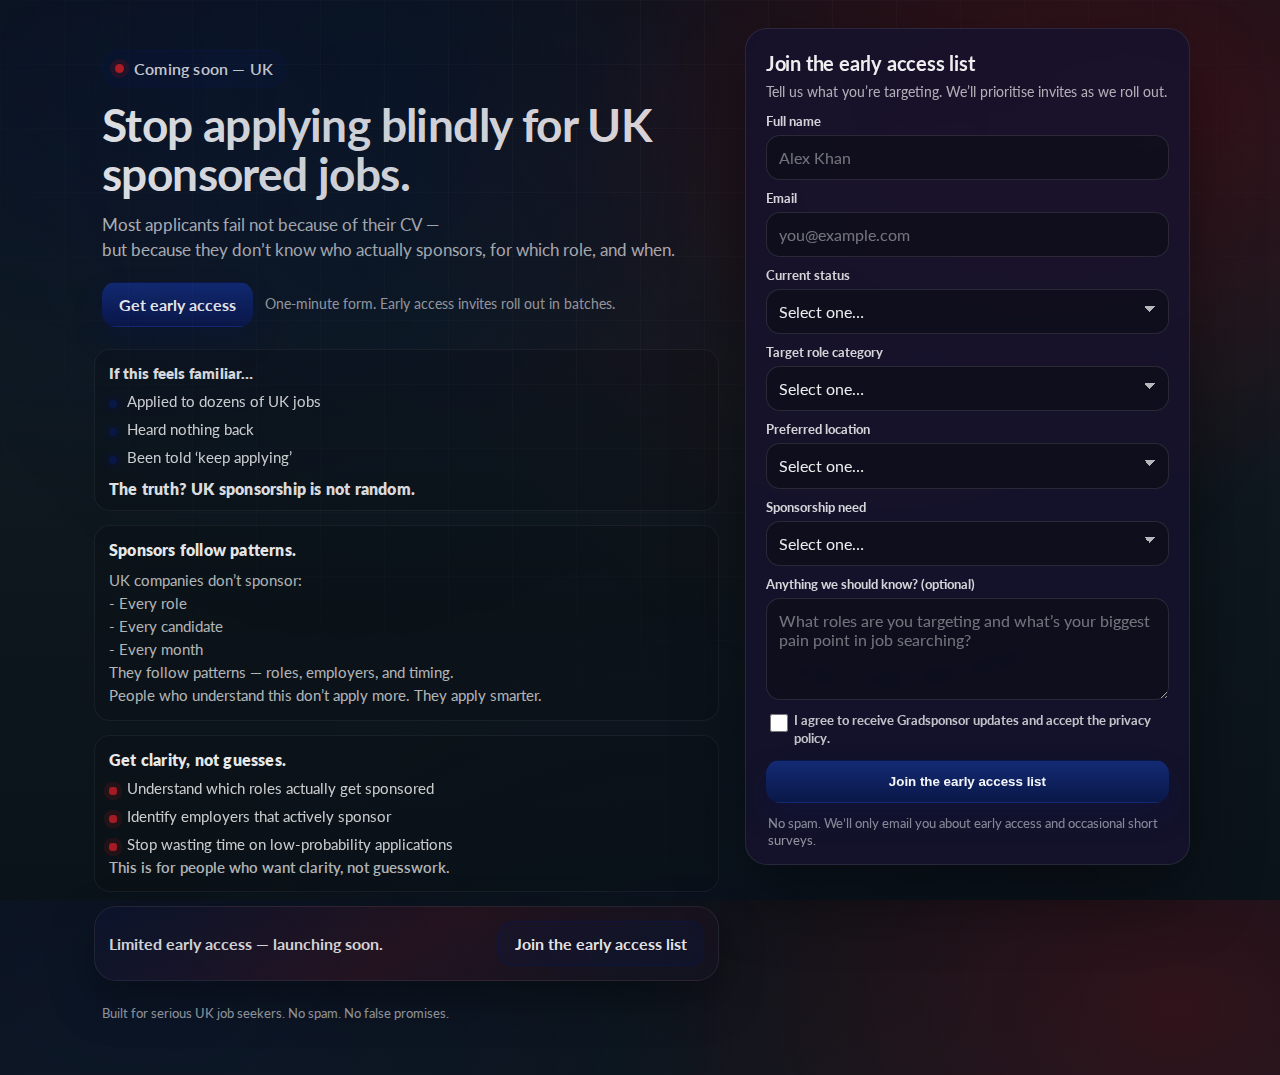
<file: index.html>
<!doctype html>
<html lang="en-GB">
  <head>
    <meta charset="UTF-8" />
    <meta name="viewport" content="width=device-width, initial-scale=1" />

    <title>Gradsponsor Jobs — Visa-Friendly Graduate Jobs, Ranked.</title>
    <meta
      name="description"
      content="Stop applying blindly for UK sponsored jobs. Join early access to Gradsponsor Jobs — a system that helps you identify real sponsors, focus on the right roles, and apply at the right time."
    />

    <meta property="og:title" content="Gradsponsor Jobs — Visa-Friendly Graduate Jobs, Ranked." />
    <meta
      property="og:description"
      content="Stop applying blindly for UK sponsored jobs. Join early access to Gradsponsor Jobs — a system that helps you identify real sponsors, focus on the right roles, and apply at the right time."
    />
    <meta property="og:type" content="website" />
    <meta property="og:url" content="https://gradsponsorjobs.com" />

    <link rel="preconnect" href="https://fonts.googleapis.com" />
    <link rel="preconnect" href="https://fonts.gstatic.com" crossorigin />
    <link href="https://fonts.googleapis.com/css2?family=Lato:wght@300;400;700;900&display=swap" rel="stylesheet" />

    <link rel="stylesheet" href="assets/css/main.css" />
    <script defer src="assets/js/main.js"></script>
  </head>

  <body>
    <a class="skip-link" href="#waitlist">Skip to form</a>

    <div class="bg-pattern" aria-hidden="true"></div>

    <main class="page">
      <div class="container">
        <div class="grid" role="presentation">
          <section class="left" aria-labelledby="headline">
            <header class="hero">
              <p class="tag">
                <span class="tag-dot" aria-hidden="true"></span>
                Coming soon — UK
              </p>
              <h1 id="headline">Stop applying blindly for UK sponsored jobs.</h1>
              <p class="subhead">
                Most applicants fail not because of their CV —
                <br />
                but because they don’t know who actually sponsors, for which role, and when.
              </p>

              <div class="hero-actions">
                <a class="btn btn-primary" href="#waitlist" data-scroll-to="waitlist">Get early access</a>
                <p class="hero-note">One-minute form. Early access invites roll out in batches.</p>
              </div>
            </header>

            <section class="mini" aria-labelledby="problem-title">
              <h2 id="problem-title">If this feels familiar…</h2>
              <ul class="bullets">
                <li>Applied to dozens of UK jobs</li>
                <li>Heard nothing back</li>
                <li>Been told ‘keep applying’</li>
              </ul>
              <p class="truth">The truth? UK sponsorship is not random.</p>
            </section>

            <section class="block" aria-labelledby="reframe-title">
              <h2 id="reframe-title">Sponsors follow patterns.</h2>
              <p>
                UK companies don’t sponsor:
                <br />
                - Every role
                <br />
                - Every candidate
                <br />
                - Every month
                <br />
                They follow patterns — roles, employers, and timing.
                <br />
                People who understand this don’t apply more. They apply smarter.
              </p>
            </section>

            <section class="block" aria-labelledby="get-title">
              <h2 id="get-title">Get clarity, not guesses.</h2>
              <ul class="bullets bullets-wide">
                <li>Understand which roles actually get sponsored</li>
                <li>Identify employers that actively sponsor</li>
                <li>Stop wasting time on low-probability applications</li>
              </ul>
              <p class="closing">This is for people who want clarity, not guesswork.</p>
            </section>

            <section class="cta-strip" aria-label="Early access call to action">
              <div class="cta-strip-inner">
                <p class="cta-strip-text">Limited early access — launching soon.</p>
                <a class="btn btn-secondary" href="#waitlist" data-scroll-to="waitlist"
                  >Join the early access list</a
                >
              </div>
            </section>

            <footer class="trust">
              Built for serious UK job seekers. No spam. No false promises.
            </footer>
          </section>

          <aside class="right" id="waitlist" aria-label="Waitlist form">
            <div class="panel">
              <div class="panel-head">
                <h2 class="panel-title">Join the early access list</h2>
                <p class="panel-subtitle">
                  Tell us what you’re targeting. We’ll prioritise invites as we roll out.
                </p>
              </div>

              <div class="message" id="formMessage" role="status" aria-live="polite" hidden></div>

              <form id="waitlistForm" novalidate>
                <input
                  class="hp"
                  type="text"
                  name="website"
                  tabindex="-1"
                  autocomplete="off"
                  aria-hidden="true"
                />

                <div class="field">
                  <label for="full_name">Full name</label>
                  <input
                    id="full_name"
                    name="full_name"
                    type="text"
                    placeholder="Alex Khan"
                    autocomplete="name"
                    required
                  />
                </div>

                <div class="field">
                  <label for="email">Email</label>
                  <input
                    id="email"
                    name="email"
                    type="email"
                    placeholder="you@example.com"
                    autocomplete="email"
                    required
                  />
                </div>

                <div class="field">
                  <label for="current_status">Current status</label>
                  <select id="current_status" name="current_status" required>
                    <option value="" selected disabled>Select one…</option>
                    <option>International student (currently in the UK)</option>
                    <option>International applicant (outside the UK)</option>
                    <option>Graduate (already in the UK)</option>
                    <option>Career switcher (needs sponsorship)</option>
                    <option>Not sure / depends on the role</option>
                  </select>
                </div>

                <div class="field">
                  <label for="target_role_category">Target role category</label>
                  <select id="target_role_category" name="target_role_category" required>
                    <option value="" selected disabled>Select one…</option>
                    <option>Software / IT</option>
                    <option>Data / Analytics</option>
                    <option>Engineering</option>
                    <option>Finance</option>
                    <option>Business / Ops</option>
                    <option>Healthcare</option>
                    <option>Other</option>
                  </select>
                </div>

                <div class="field">
                  <label for="preferred_location">Preferred location</label>
                  <select id="preferred_location" name="preferred_location" required>
                    <option value="" selected disabled>Select one…</option>
                    <option>London</option>
                    <option>Birmingham</option>
                    <option>Manchester</option>
                    <option>Leeds</option>
                    <option>Glasgow</option>
                    <option>Remote</option>
                    <option>Any UK</option>
                  </select>
                </div>

                <div class="field">
                  <label for="sponsorship_need">Sponsorship need</label>
                  <select id="sponsorship_need" name="sponsorship_need" required>
                    <option value="" selected disabled>Select one…</option>
                    <option>Yes — I need sponsorship</option>
                    <option>No — I already have the right to work</option>
                    <option>Not sure</option>
                  </select>
                </div>

                <div class="field">
                  <label for="notes">Anything we should know? (optional)</label>
                  <textarea
                    id="notes"
                    name="notes"
                    placeholder="What roles are you targeting and what’s your biggest pain point in job searching?"
                    rows="4"
                  ></textarea>
                </div>

                <div class="field consent">
                  <label class="check">
                    <input id="consent" name="consent" type="checkbox" required />
                    <span>I agree to receive Gradsponsor updates and accept the privacy policy.</span>
                  </label>
                </div>

                <button class="btn btn-primary btn-submit" type="submit" id="submitBtn">
                  <span class="btn-text">Join the early access list</span>
                  <span class="spinner" aria-hidden="true"></span>
                </button>

                <p class="footnote">
                  No spam. We’ll only email you about early access and occasional short surveys.
                </p>
              </form>

              <section class="success-box" id="successBox" aria-live="polite" hidden>
                <h3>You’re on the list.</h3>
                <p>
                  Thanks for registering your interest in Gradsponsor Jobs. We’ll email you as soon as
                  early access opens, and may send a short survey to prioritise features.
                </p>
              </section>
            </div>
          </aside>
        </div>
      </div>
    </main>

    <div class="modal" id="celebrationModal" role="dialog" aria-modal="true" aria-hidden="true">
      <div class="modal-backdrop" data-modal-close></div>
      <div class="modal-card" role="document" aria-labelledby="modalTitle">
        <button class="modal-close" type="button" aria-label="Close" data-modal-close>×</button>
        <h2 id="modalTitle">🎉 You’re on the list!</h2>
        <p class="modal-body">
          Early access is limited. We’ll invite people in batches as we roll out. Keep an eye on your
          inbox.
        </p>
        <button class="btn btn-secondary" type="button" id="modalCta">Great — keep me posted</button>
      </div>
    </div>
  </body>
</html>
</file>
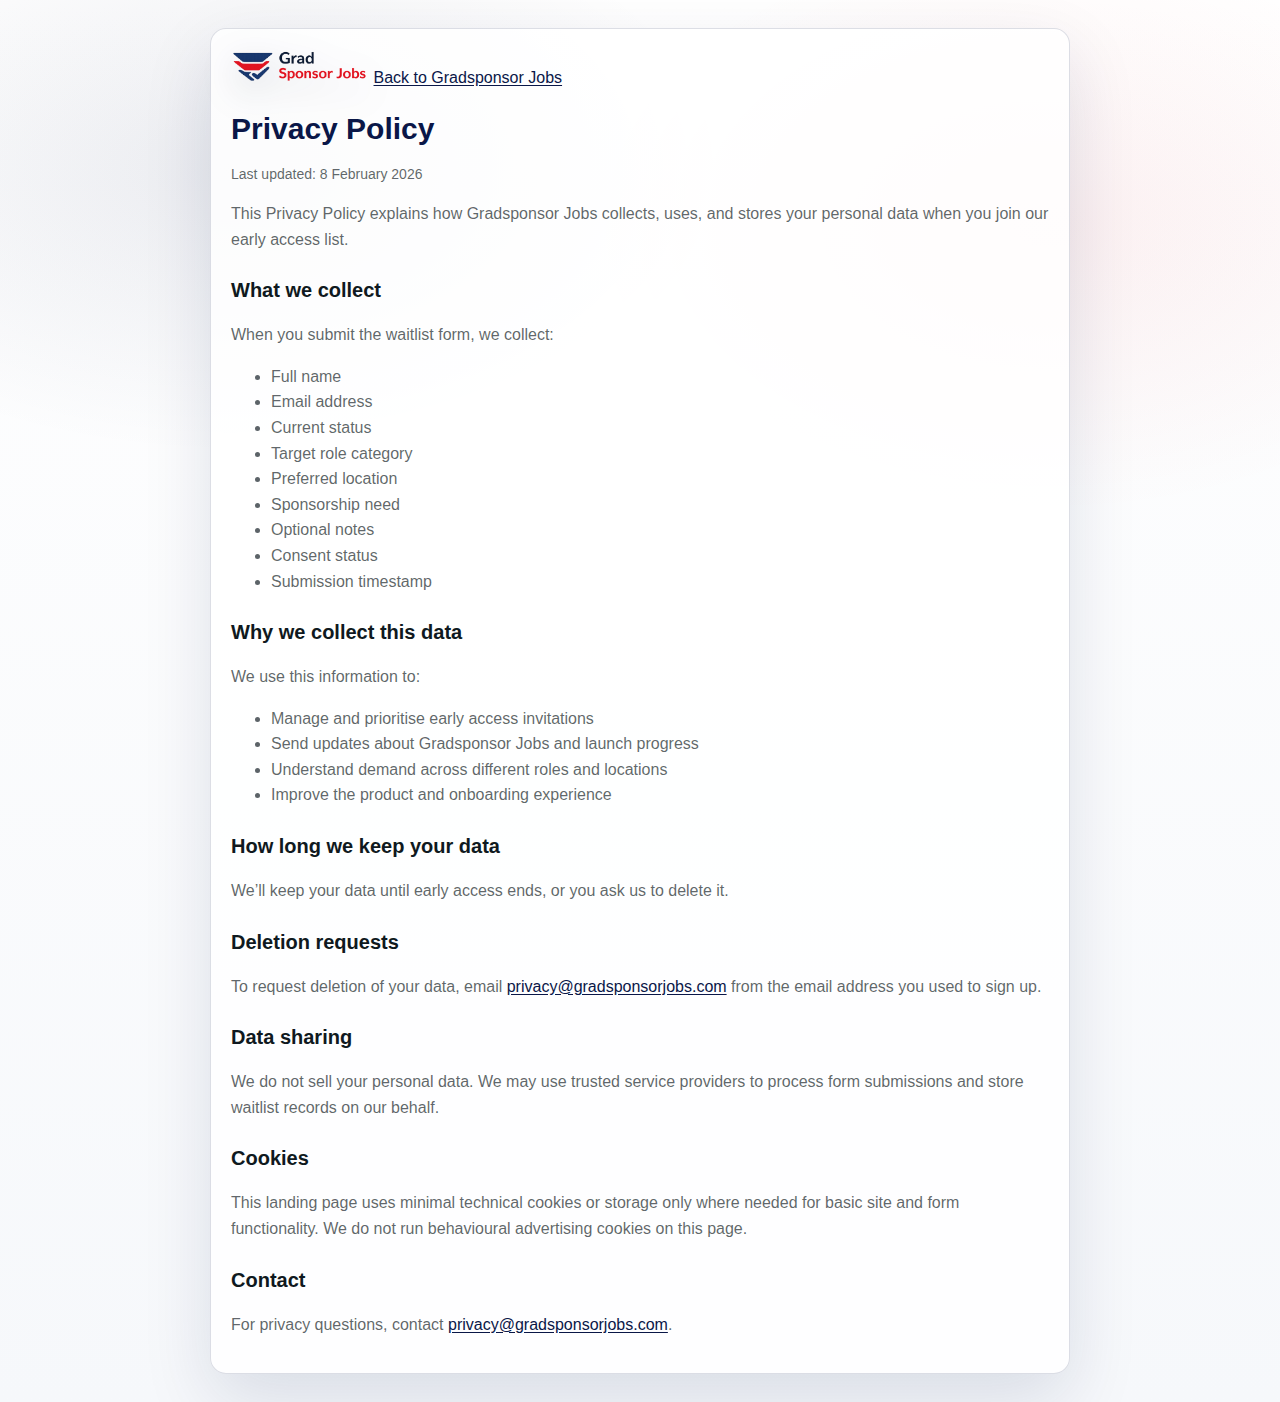
<file: privacy.html>
<!doctype html>
<html lang="en-GB">
  <head>
    <meta charset="UTF-8" />
    <meta name="viewport" content="width=device-width, initial-scale=1" />
    <title>Privacy Policy | Gradsponsor Jobs</title>
    <meta
      name="description"
      content="Privacy Policy for Gradsponsor Jobs early access and waitlist submissions."
    />
    <style>
      :root {
        --navy: #0a1748;
        --red: #d70c17;
        --bg: #f6f8fb;
        --surface: rgba(255, 255, 255, 0.82);
        --text: #0f1920;
        --muted: rgba(15, 25, 32, 0.68);
        --border: rgba(10, 23, 72, 0.14);
      }

      * {
        box-sizing: border-box;
      }

      body {
        margin: 0;
        font-family: Lato, -apple-system, Segoe UI, Roboto, Helvetica, Arial, sans-serif;
        background:
          radial-gradient(900px 520px at 18% 12%, rgba(10, 23, 72, 0.08), transparent 55%),
          radial-gradient(820px 520px at 82% 16%, rgba(215, 12, 23, 0.06), transparent 56%),
          linear-gradient(180deg, #ffffff 0%, var(--bg) 100%);
        color: var(--text);
        line-height: 1.6;
      }

      .wrap {
        width: min(860px, calc(100% - 32px));
        margin: 28px auto;
        padding: 20px;
        border-radius: 16px;
        background: var(--surface);
        border: 1px solid var(--border);
        box-shadow: 0 26px 70px rgba(10, 23, 72, 0.12);
      }

      h1,
      h2 {
        margin: 0 0 10px;
      }

      h1 {
        font-size: 30px;
        color: var(--navy);
      }

      h2 {
        margin-top: 22px;
        font-size: 20px;
      }

      p,
      li {
        color: var(--muted);
      }

      a {
        color: var(--navy);
        text-underline-offset: 2px;
      }

      .meta {
        margin-top: 6px;
        color: var(--muted);
        font-size: 14px;
      }

      .top-link {
        display: inline-block;
        margin-bottom: 14px;
      }

      .brand {
        display: inline-flex;
        align-items: center;
        margin-bottom: 14px;
      }

      .brand img {
        height: 34px;
        width: auto;
        display: block;
        object-fit: contain;
        filter:
          drop-shadow(0 12px 18px rgba(10, 23, 72, 0.18))
          drop-shadow(0 0 10px rgba(255, 255, 255, 0.7));
      }
    </style>
  </head>
  <body>
    <main class="wrap">
      <div class="brand">
        <img src="assets/img/logo.png" alt="Grad Sponsor Jobs" width="865" height="213" />
      </div>
      <a class="top-link" href="/">Back to Gradsponsor Jobs</a>
      <h1>Privacy Policy</h1>
      <p class="meta">Last updated: 8 February 2026</p>

      <p>
        This Privacy Policy explains how Gradsponsor Jobs collects, uses, and stores your personal data
        when you join our early access list.
      </p>

      <h2>What we collect</h2>
      <p>When you submit the waitlist form, we collect:</p>
      <ul>
        <li>Full name</li>
        <li>Email address</li>
        <li>Current status</li>
        <li>Target role category</li>
        <li>Preferred location</li>
        <li>Sponsorship need</li>
        <li>Optional notes</li>
        <li>Consent status</li>
        <li>Submission timestamp</li>
      </ul>

      <h2>Why we collect this data</h2>
      <p>We use this information to:</p>
      <ul>
        <li>Manage and prioritise early access invitations</li>
        <li>Send updates about Gradsponsor Jobs and launch progress</li>
        <li>Understand demand across different roles and locations</li>
        <li>Improve the product and onboarding experience</li>
      </ul>

      <h2>How long we keep your data</h2>
      <p>
        We’ll keep your data until early access ends, or you ask us to delete it.
      </p>

      <h2>Deletion requests</h2>
      <p>
        To request deletion of your data, email
        <a href="mailto:privacy@gradsponsorjobs.com">privacy@gradsponsorjobs.com</a> from the email
        address you used to sign up.
      </p>

      <h2>Data sharing</h2>
      <p>
        We do not sell your personal data. We may use trusted service providers to process form
        submissions and store waitlist records on our behalf.
      </p>

      <h2>Cookies</h2>
      <p>
        This landing page uses minimal technical cookies or storage only where needed for basic site and
        form functionality. We do not run behavioural advertising cookies on this page.
      </p>

      <h2>Contact</h2>
      <p>
        For privacy questions, contact
        <a href="mailto:privacy@gradsponsorjobs.com">privacy@gradsponsorjobs.com</a>.
      </p>
    </main>
  </body>
</html>
</file>
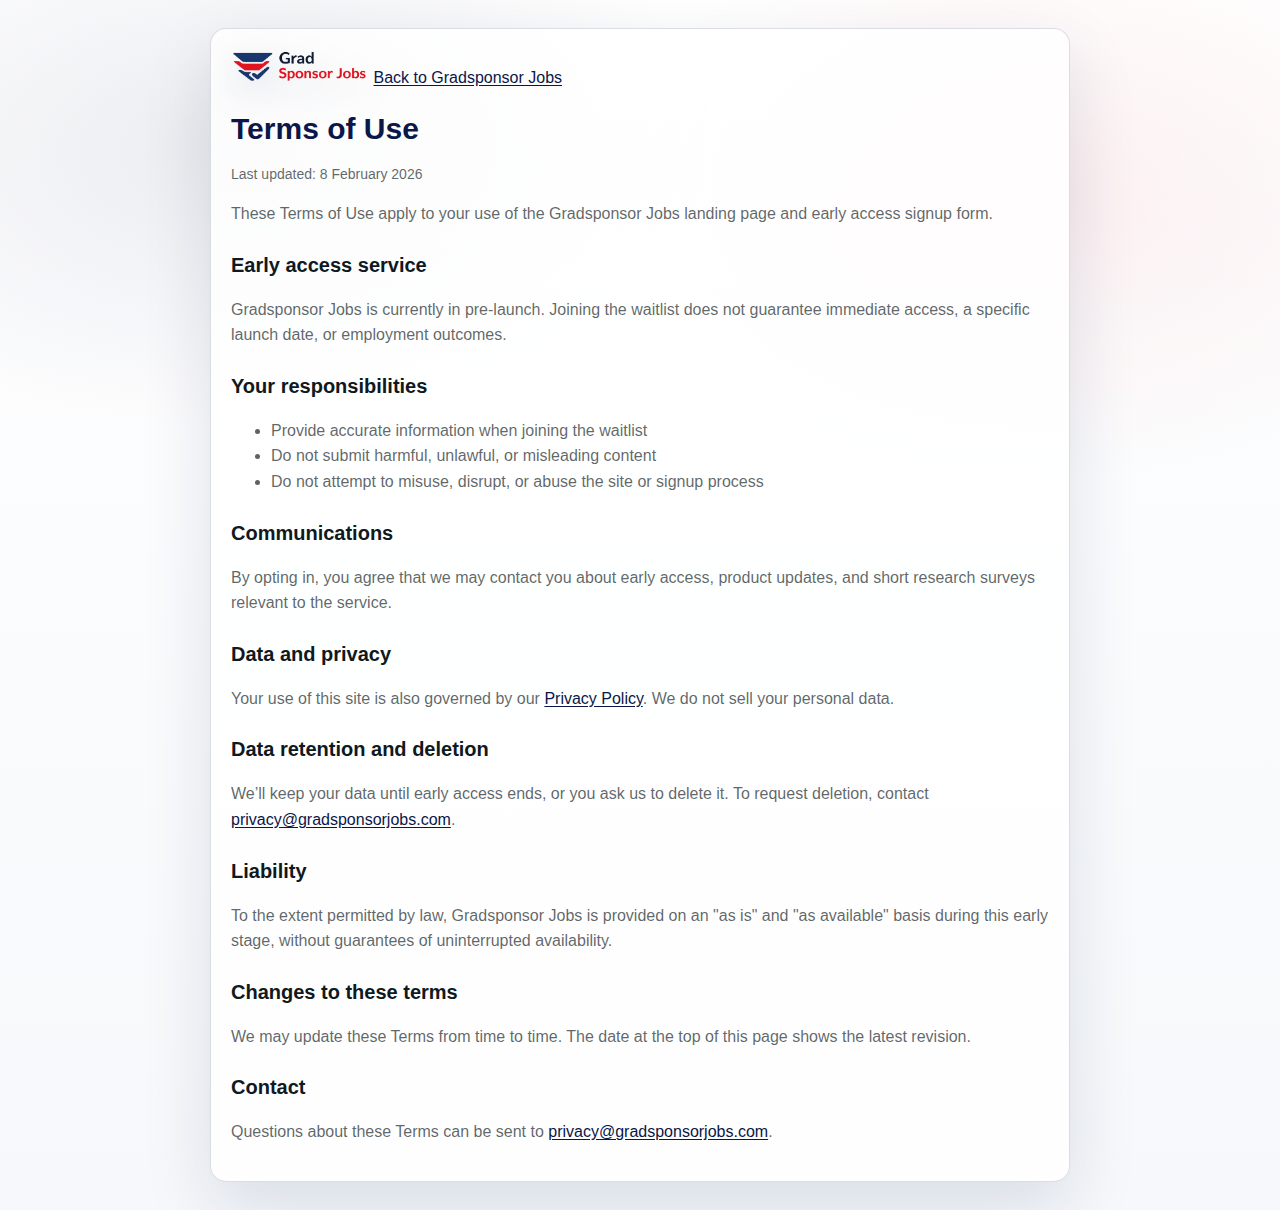
<file: terms.html>
<!doctype html>
<html lang="en-GB">
  <head>
    <meta charset="UTF-8" />
    <meta name="viewport" content="width=device-width, initial-scale=1" />
    <title>Terms of Use | Gradsponsor Jobs</title>
    <meta
      name="description"
      content="Terms of Use for Gradsponsor Jobs early access and waitlist participation."
    />
    <style>
      :root {
        --navy: #0a1748;
        --red: #d70c17;
        --bg: #f6f8fb;
        --surface: rgba(255, 255, 255, 0.82);
        --text: #0f1920;
        --muted: rgba(15, 25, 32, 0.68);
        --border: rgba(10, 23, 72, 0.14);
      }

      * {
        box-sizing: border-box;
      }

      body {
        margin: 0;
        font-family: Lato, -apple-system, Segoe UI, Roboto, Helvetica, Arial, sans-serif;
        background:
          radial-gradient(900px 520px at 18% 12%, rgba(10, 23, 72, 0.08), transparent 55%),
          radial-gradient(820px 520px at 82% 16%, rgba(215, 12, 23, 0.06), transparent 56%),
          linear-gradient(180deg, #ffffff 0%, var(--bg) 100%);
        color: var(--text);
        line-height: 1.6;
      }

      .wrap {
        width: min(860px, calc(100% - 32px));
        margin: 28px auto;
        padding: 20px;
        border-radius: 16px;
        background: var(--surface);
        border: 1px solid var(--border);
        box-shadow: 0 26px 70px rgba(10, 23, 72, 0.12);
      }

      h1,
      h2 {
        margin: 0 0 10px;
      }

      h1 {
        font-size: 30px;
        color: var(--navy);
      }

      h2 {
        margin-top: 22px;
        font-size: 20px;
      }

      p,
      li {
        color: var(--muted);
      }

      a {
        color: var(--navy);
        text-underline-offset: 2px;
      }

      .meta {
        margin-top: 6px;
        color: var(--muted);
        font-size: 14px;
      }

      .top-link {
        display: inline-block;
        margin-bottom: 14px;
      }

      .brand {
        display: inline-flex;
        align-items: center;
        margin-bottom: 14px;
      }

      .brand img {
        height: 34px;
        width: auto;
        display: block;
        object-fit: contain;
        filter:
          drop-shadow(0 12px 18px rgba(10, 23, 72, 0.18))
          drop-shadow(0 0 10px rgba(255, 255, 255, 0.7));
      }
    </style>
  </head>
  <body>
    <main class="wrap">
      <div class="brand">
        <img src="assets/img/logo.png" alt="Grad Sponsor Jobs" width="865" height="213" />
      </div>
      <a class="top-link" href="/">Back to Gradsponsor Jobs</a>
      <h1>Terms of Use</h1>
      <p class="meta">Last updated: 8 February 2026</p>

      <p>
        These Terms of Use apply to your use of the Gradsponsor Jobs landing page and early access
        signup form.
      </p>

      <h2>Early access service</h2>
      <p>
        Gradsponsor Jobs is currently in pre-launch. Joining the waitlist does not guarantee immediate
        access, a specific launch date, or employment outcomes.
      </p>

      <h2>Your responsibilities</h2>
      <ul>
        <li>Provide accurate information when joining the waitlist</li>
        <li>Do not submit harmful, unlawful, or misleading content</li>
        <li>Do not attempt to misuse, disrupt, or abuse the site or signup process</li>
      </ul>

      <h2>Communications</h2>
      <p>
        By opting in, you agree that we may contact you about early access, product updates, and short
        research surveys relevant to the service.
      </p>

      <h2>Data and privacy</h2>
      <p>
        Your use of this site is also governed by our
        <a href="/privacy.html">Privacy Policy</a>. We do not sell your personal data.
      </p>

      <h2>Data retention and deletion</h2>
      <p>
        We’ll keep your data until early access ends, or you ask us to delete it. To request deletion,
        contact <a href="mailto:privacy@gradsponsorjobs.com">privacy@gradsponsorjobs.com</a>.
      </p>

      <h2>Liability</h2>
      <p>
        To the extent permitted by law, Gradsponsor Jobs is provided on an "as is" and "as available"
        basis during this early stage, without guarantees of uninterrupted availability.
      </p>

      <h2>Changes to these terms</h2>
      <p>
        We may update these Terms from time to time. The date at the top of this page shows the latest
        revision.
      </p>

      <h2>Contact</h2>
      <p>
        Questions about these Terms can be sent to
        <a href="mailto:privacy@gradsponsorjobs.com">privacy@gradsponsorjobs.com</a>.
      </p>
    </main>
  </body>
</html>
</file>
<file: assets/css/main.css>
:root {
  /* Brand palette (from provided image) */
  --brand-blue: #0a1748;
  --brand-red: #d70c17;
  --brand-ink: #0f1920;
  --brand-surface: #16122d;
  --brand-grey: #566766;
  --brand-white: #ffffff;
  --brand-red-soft: #b51d25;

  --bg: var(--brand-ink);
  --panel: rgba(22, 18, 45, 0.84);
  --panel-solid: var(--brand-surface);
  --border: rgba(86, 103, 102, 0.28);
  --text: rgba(255, 255, 255, 0.93);
  --muted: rgba(255, 255, 255, 0.7);

  --accent: var(--brand-blue);
  --accent-2: var(--brand-red-soft);
  /* Use blue for primary actions; keep red as a subtle accent (not “danger”). */
  --cta: var(--brand-blue);
  --cta-hover: #132b74;

  --danger: var(--brand-red);
  --ok: #32d583;

  --shadow: 0 28px 70px rgba(0, 0, 0, 0.45);
  --shadow-soft: 0 18px 45px rgba(0, 0, 0, 0.35);

  --radius-xl: 22px;
  --radius-lg: 16px;
  --radius-md: 12px;

  --container: 1100px;
}

*,
*::before,
*::after {
  box-sizing: border-box;
}

html,
body {
  height: 100%;
}

body {
  margin: 0;
  font-family: Lato, system-ui, -apple-system, Segoe UI, Roboto, Helvetica, Arial, "Apple Color Emoji",
    "Segoe UI Emoji";
  color: var(--text);
  background:
    radial-gradient(1050px 720px at 12% 10%, rgba(10, 23, 72, 0.25), transparent 60%),
    radial-gradient(900px 640px at 92% 12%, rgba(215, 12, 23, 0.18), transparent 62%),
    radial-gradient(980px 820px at 55% 120%, rgba(10, 23, 72, 0.14), transparent 58%),
    linear-gradient(180deg, #0b131a 0%, var(--bg) 40%, #0b131a 100%);
  overflow-x: hidden;
}

img,
svg {
  display: block;
  max-width: 100%;
}

a {
  color: inherit;
}

.skip-link {
  position: absolute;
  left: 12px;
  top: 10px;
  padding: 10px 12px;
  border-radius: 10px;
  border: 1px solid var(--border);
  background: rgba(15, 20, 30, 0.95);
  color: var(--text);
  text-decoration: none;
  transform: translateY(-150%);
  transition: transform 180ms ease;
  z-index: 50;
}

.skip-link:focus {
  transform: translateY(0);
  outline: none;
  box-shadow: 0 0 0 4px rgba(10, 23, 72, 0.32);
}

.bg-pattern {
  position: fixed;
  inset: 0;
  pointer-events: none;
  opacity: 0.75;
  background-image:
    linear-gradient(to right, rgba(255, 255, 255, 0.035) 1px, transparent 1px),
    linear-gradient(to bottom, rgba(255, 255, 255, 0.03) 1px, transparent 1px),
    radial-gradient(circle at 22% 18%, rgba(10, 23, 72, 0.28), transparent 42%),
    radial-gradient(circle at 78% 22%, rgba(215, 12, 23, 0.18), transparent 48%);
  background-size: 64px 64px, 64px 64px, auto, auto;
  mask-image: radial-gradient(circle at 50% 10%, rgba(0, 0, 0, 1), rgba(0, 0, 0, 0.35) 55%, transparent 75%);
}

.page {
  min-height: 100%;
  padding: 28px 18px 34px;
}

.container {
  max-width: var(--container);
  margin: 0 auto;
}

.grid {
  display: grid;
  gap: 18px;
  align-items: start;
}

@media (min-width: 880px) {
  .grid {
    grid-template-columns: minmax(0, 1.35fr) minmax(0, 0.95fr);
    gap: 22px;
  }
}

.left {
  padding: 10px 4px;
}

.hero {
  padding: 12px 8px 8px;
}

.tag {
  display: inline-flex;
  align-items: center;
  gap: 10px;
  padding: 8px 12px;
  border: 1px solid rgba(10, 23, 72, 0.55);
  background: rgba(10, 23, 72, 0.22);
  border-radius: 999px;
  color: rgba(255, 255, 255, 0.84);
  font-weight: 600;
  letter-spacing: 0.2px;
  margin: 0 0 14px;
}

.tag-dot {
  width: 9px;
  height: 9px;
  border-radius: 999px;
  background: var(--accent-2);
  box-shadow: 0 0 0 5px rgba(215, 12, 23, 0.14);
}

h1 {
  margin: 0;
  font-size: 40px;
  line-height: 1.06;
  letter-spacing: -0.6px;
}

@media (min-width: 880px) {
  h1 {
    font-size: 46px;
  }
}

.subhead {
  margin: 14px 0 0;
  color: var(--muted);
  font-size: 16.5px;
  line-height: 1.55;
  max-width: 58ch;
}

.hero-actions {
  margin-top: 18px;
  display: flex;
  gap: 12px;
  align-items: center;
  flex-wrap: wrap;
}

.hero-note {
  margin: 0;
  color: rgba(255, 255, 255, 0.6);
  font-size: 13.5px;
}

.btn {
  display: inline-flex;
  align-items: center;
  justify-content: center;
  gap: 10px;
  border-radius: 14px;
  padding: 12px 16px;
  font-weight: 700;
  text-decoration: none;
  border: 1px solid transparent;
  cursor: pointer;
  user-select: none;
  -webkit-tap-highlight-color: transparent;
  transition:
    transform 120ms ease,
    background 120ms ease,
    border-color 120ms ease,
    box-shadow 120ms ease;
}

.btn:active {
  transform: translateY(1px);
}

.btn-primary {
  background: linear-gradient(180deg, #132b74, var(--cta));
  color: rgba(255, 255, 255, 0.96);
  box-shadow: 0 14px 28px rgba(10, 23, 72, 0.3);
}

.btn-primary:hover {
  background: linear-gradient(180deg, var(--cta-hover), #0a1748);
}

.btn-secondary {
  background: rgba(10, 23, 72, 0.24);
  border-color: rgba(10, 23, 72, 0.62);
  color: rgba(255, 255, 255, 0.9);
}

.btn-secondary:hover {
  background: rgba(10, 23, 72, 0.3);
  border-color: rgba(10, 23, 72, 0.8);
}

.btn:focus-visible {
  outline: none;
  box-shadow: 0 0 0 4px rgba(10, 23, 72, 0.32);
}

.mini,
.block {
  margin-top: 14px;
  padding: 14px 14px 12px;
  border-radius: var(--radius-lg);
  border: 1px solid rgba(255, 255, 255, 0.06);
  background: rgba(8, 10, 15, 0.25);
}

.mini h2,
.block h2 {
  margin: 0 0 10px;
  font-size: 15px;
  font-weight: 800;
  letter-spacing: 0.2px;
  color: rgba(255, 255, 255, 0.88);
}

.block h2 {
  font-size: 16px;
  color: rgba(255, 255, 255, 0.92);
}

.block p {
  margin: 0;
  color: var(--muted);
  line-height: 1.6;
  font-size: 14.5px;
}

.bullets {
  list-style: none;
  margin: 0;
  padding: 0;
  display: grid;
  gap: 8px;
}

.bullets li {
  position: relative;
  padding-left: 18px;
  color: rgba(255, 255, 255, 0.78);
  font-size: 14.5px;
  line-height: 1.4;
}

.bullets li::before {
  content: "";
  position: absolute;
  left: 0;
  top: 0.55em;
  width: 8px;
  height: 8px;
  border-radius: 3px;
  background: rgba(10, 23, 72, 0.95);
  box-shadow: 0 0 0 5px rgba(10, 23, 72, 0.18);
}

.bullets-wide li::before {
  background: rgba(181, 29, 37, 0.9);
  box-shadow: 0 0 0 5px rgba(181, 29, 37, 0.14);
}

.truth {
  margin: 10px 0 0;
  font-weight: 800;
  letter-spacing: 0.2px;
  color: rgba(255, 255, 255, 0.9);
}

.closing {
  margin: 10px 0 0;
  color: rgba(255, 255, 255, 0.78);
  font-weight: 600;
}

.cta-strip {
  margin-top: 14px;
  border: 1px solid rgba(255, 255, 255, 0.075);
  border-radius: var(--radius-xl);
  background: linear-gradient(
    145deg,
    rgba(10, 23, 72, 0.22),
    rgba(215, 12, 23, 0.12),
    rgba(22, 18, 45, 0.24)
  );
  box-shadow: var(--shadow-soft);
}

.cta-strip-inner {
  padding: 14px 14px;
  display: flex;
  align-items: center;
  justify-content: space-between;
  gap: 12px;
  flex-wrap: wrap;
}

.cta-strip-text {
  margin: 0;
  color: rgba(255, 255, 255, 0.82);
  font-weight: 700;
}

.trust {
  margin-top: 14px;
  padding: 10px 8px;
  color: rgba(255, 255, 255, 0.55);
  font-size: 13px;
}

.right {
  position: relative;
}

@media (min-width: 880px) {
  .right {
    position: sticky;
    top: 18px;
  }
}

.panel {
  border-radius: var(--radius-xl);
  border: 1px solid rgba(255, 255, 255, 0.09);
  background: var(--panel);
  backdrop-filter: blur(10px);
  -webkit-backdrop-filter: blur(10px);
  box-shadow: var(--shadow);
  padding: 16px 14px 14px;
}

.panel-head {
  padding: 6px 6px 10px;
}

.panel-title {
  margin: 0;
  font-size: 20px;
  letter-spacing: -0.2px;
}

.panel-subtitle {
  margin: 8px 0 0;
  color: rgba(255, 255, 255, 0.66);
  font-size: 13.5px;
  line-height: 1.45;
}

.message {
  margin: 8px 6px 10px;
  padding: 10px 11px;
  border-radius: 14px;
  border: 1px solid rgba(255, 255, 255, 0.09);
  background: rgba(8, 10, 15, 0.4);
  color: rgba(255, 255, 255, 0.82);
  font-weight: 600;
  font-size: 13.5px;
}

.message.is-error {
  border-color: rgba(255, 77, 109, 0.35);
  background: rgba(255, 77, 109, 0.1);
  color: rgba(255, 255, 255, 0.9);
}

.message.is-success {
  border-color: rgba(50, 213, 131, 0.35);
  background: rgba(50, 213, 131, 0.1);
  color: rgba(255, 255, 255, 0.92);
}

form {
  display: grid;
  gap: 10px;
  padding: 0 6px;
}

.hp {
  position: absolute;
  left: -10000px;
  top: auto;
  width: 1px;
  height: 1px;
  overflow: hidden;
}

.field {
  display: grid;
  gap: 6px;
}

.field label {
  font-size: 13px;
  font-weight: 700;
  color: rgba(255, 255, 255, 0.82);
}

input,
select,
textarea {
  width: 100%;
  border-radius: 14px;
  border: 1px solid rgba(255, 255, 255, 0.11);
  background: rgba(10, 12, 18, 0.55);
  color: rgba(255, 255, 255, 0.92);
  padding: 12px 12px;
  font: inherit;
  line-height: 1.2;
  outline: none;
  transition:
    border-color 120ms ease,
    box-shadow 120ms ease,
    background 120ms ease;
}

textarea {
  resize: vertical;
  min-height: 96px;
}

select {
  appearance: none;
  background-image:
    linear-gradient(45deg, transparent 50%, rgba(255, 255, 255, 0.7) 50%),
    linear-gradient(135deg, rgba(255, 255, 255, 0.7) 50%, transparent 50%),
    linear-gradient(to right, transparent, transparent);
  background-position:
    calc(100% - 18px) calc(50% - 3px),
    calc(100% - 12px) calc(50% - 3px),
    calc(100% - 42px) 50%;
  background-size: 6px 6px, 6px 6px, 1px 22px;
  background-repeat: no-repeat;
  padding-right: 44px;
}

input::placeholder,
textarea::placeholder {
  color: rgba(255, 255, 255, 0.42);
}

input:focus,
select:focus,
textarea:focus {
  border-color: rgba(10, 23, 72, 0.75);
  box-shadow: 0 0 0 4px rgba(10, 23, 72, 0.22);
  background: rgba(10, 12, 18, 0.68);
}

.consent {
  margin-top: 2px;
}

.check {
  display: grid;
  grid-template-columns: 18px 1fr;
  gap: 10px;
  align-items: start;
  cursor: pointer;
  user-select: none;
}

.check input {
  width: 18px;
  height: 18px;
  margin-top: 2px;
  accent-color: var(--accent-2);
  border-radius: 6px;
}

.check span {
  color: rgba(255, 255, 255, 0.75);
  font-size: 13px;
  line-height: 1.35;
}

.btn-submit {
  width: 100%;
  padding: 13px 16px;
  margin-top: 2px;
  position: relative;
}

.spinner {
  width: 18px;
  height: 18px;
  border-radius: 999px;
  border: 2px solid rgba(255, 255, 255, 0.22);
  border-top-color: rgba(255, 255, 255, 0.85);
  display: none;
  animation: spin 0.8s linear infinite;
}

.btn-submit.is-loading .spinner {
  display: inline-block;
}

.btn-submit.is-loading .btn-text {
  opacity: 0.92;
}

@keyframes spin {
  to {
    transform: rotate(360deg);
  }
}

.footnote {
  margin: 2px 0 0;
  padding: 0 2px;
  color: rgba(255, 255, 255, 0.55);
  font-size: 12.5px;
  line-height: 1.4;
}

.success-box {
  margin: 12px 6px 2px;
  border-radius: var(--radius-lg);
  border: 1px solid rgba(50, 213, 131, 0.26);
  background: rgba(50, 213, 131, 0.09);
  padding: 12px 12px;
}

.success-box h3 {
  margin: 0 0 6px;
  font-size: 14.5px;
  font-weight: 900;
  letter-spacing: 0.1px;
}

.success-box p {
  margin: 0;
  color: rgba(255, 255, 255, 0.78);
  font-size: 13.5px;
  line-height: 1.45;
}

.modal {
  position: fixed;
  inset: 0;
  display: none;
  z-index: 100;
}

.modal.is-open {
  display: grid;
  place-items: center;
}

.modal-backdrop {
  position: absolute;
  inset: 0;
  background: rgba(0, 0, 0, 0.62);
  backdrop-filter: blur(3px);
}

.modal-card {
  position: relative;
  z-index: 1;
  width: min(520px, calc(100% - 28px));
  border-radius: var(--radius-xl);
  border: 1px solid rgba(255, 255, 255, 0.11);
  background: rgba(12, 16, 25, 0.92);
  box-shadow: 0 26px 80px rgba(0, 0, 0, 0.55);
  padding: 18px 18px 16px;
}

.modal-card h2 {
  margin: 2px 0 8px;
  font-size: 20px;
  letter-spacing: -0.2px;
}

.modal-body {
  margin: 0 0 14px;
  color: rgba(255, 255, 255, 0.75);
  line-height: 1.55;
}

.modal-close {
  position: absolute;
  top: 10px;
  right: 10px;
  width: 38px;
  height: 38px;
  border-radius: 14px;
  border: 1px solid rgba(255, 255, 255, 0.1);
  background: rgba(255, 255, 255, 0.06);
  color: rgba(255, 255, 255, 0.9);
  font-size: 22px;
  line-height: 1;
  cursor: pointer;
  transition: background 120ms ease, border-color 120ms ease;
}

.modal-close:hover {
  background: rgba(255, 255, 255, 0.1);
  border-color: rgba(255, 255, 255, 0.18);
}

.modal-close:focus-visible {
  outline: none;
  box-shadow: 0 0 0 4px rgba(10, 23, 72, 0.32);
}

@media (max-width: 420px) {
  h1 {
    font-size: 34px;
  }
}
</file>
